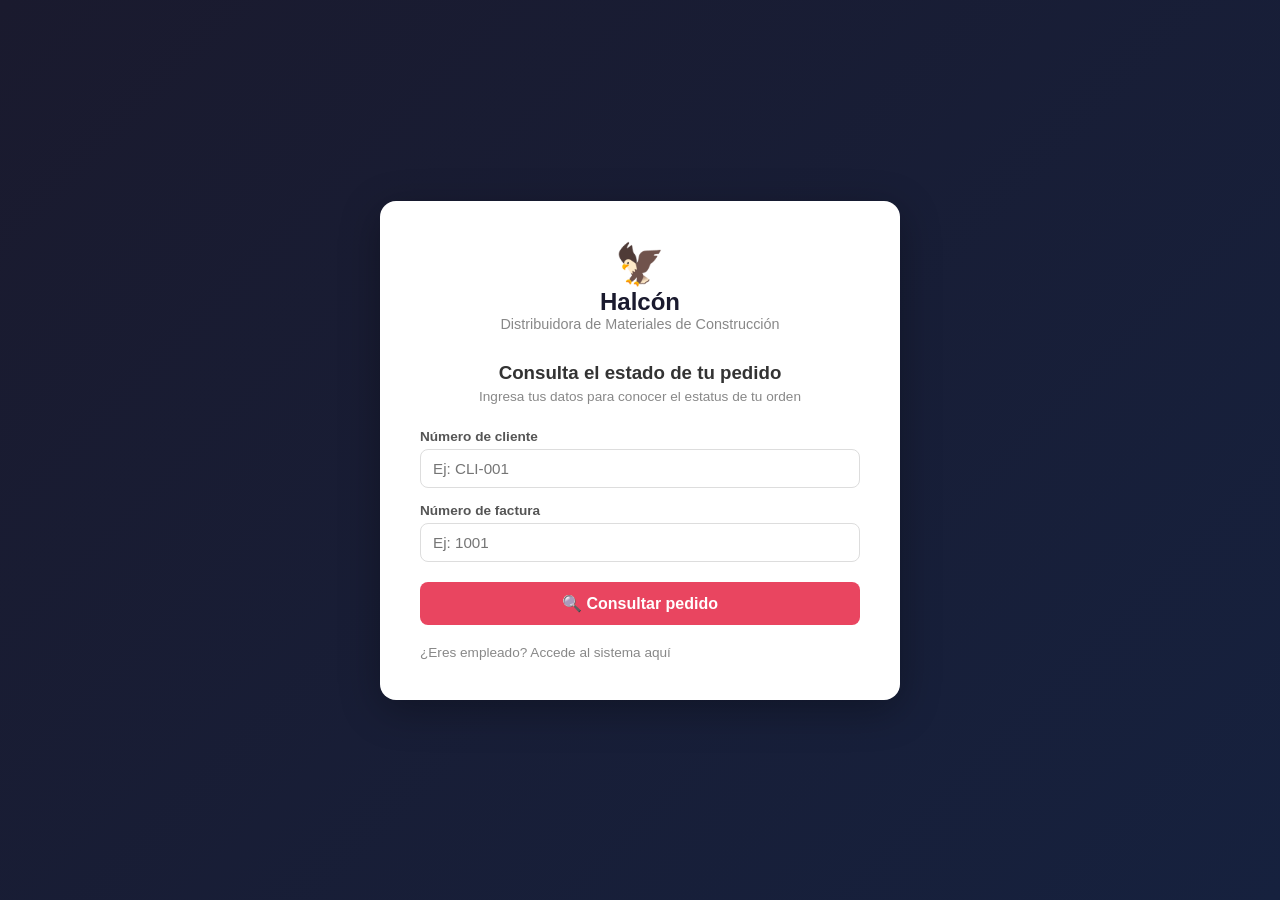
<file: halcon/index.html>
<!DOCTYPE html>
<html lang="es">
<head>
  <meta charset="UTF-8">
  <meta name="viewport" content="width=device-width, initial-scale=1.0">
  <title>Halcón — Consulta tu Pedido</title>
  <link rel="stylesheet" href="css/styles.css">
</head>
<body class="login-page">

  <div class="consulta-card">

    <div style="text-align:center; margin-bottom:30px;">
      <h1 style="font-size:2.5rem;">🦅</h1>
      <h2 style="color:#1a1a2e;">Halcón</h2>
      <p style="color:#888; font-size:0.9rem;">Distribuidora de Materiales de Construcción</p>
    </div>

    <h3 style="margin-bottom:5px; text-align:center;">Consulta el estado de tu pedido</h3>
    <p style="color:#888; font-size:0.85rem; text-align:center; margin-bottom:25px;">
      Ingresa tus datos para conocer el estatus de tu orden
    </p>

    <div id="error-msg" class="error-msg hidden">
      No se encontró ningún pedido con esos datos. Verifica tu número de cliente y factura.
    </div>

    <div class="form-group">
      <label>Número de cliente</label>
      <input type="text" id="numeroCliente" placeholder="Ej: CLI-001">
    </div>

    <div class="form-group">
      <label>Número de factura</label>
      <input type="text" id="numeroFactura" placeholder="Ej: 1001">
    </div>

    <button onclick="consultarPedido()">🔍 Consultar pedido</button>

    <a href="login.html" class="link-consulta">
      ¿Eres empleado? Accede al sistema aquí
    </a>

    <!-- RESULTADO DE LA CONSULTA -->
    <div id="resultado" class="hidden">

      <div style="border-top: 2px solid #f0f2f5; margin: 25px 0;"></div>

      <h4 style="margin-bottom:15px;">📦 Información de tu pedido</h4>

      <div class="resultado-grid">
        <div class="resultado-item">
          <span class="resultado-label">Factura #</span>
          <span id="res-factura" class="resultado-valor"></span>
        </div>
        <div class="resultado-item">
          <span class="resultado-label">Cliente</span>
          <span id="res-cliente" class="resultado-valor"></span>
        </div>
        <div class="resultado-item">
          <span class="resultado-label">Fecha del pedido</span>
          <span id="res-fecha" class="resultado-valor"></span>
        </div>
        <div class="resultado-item">
          <span class="resultado-label">Dirección de entrega</span>
          <span id="res-direccion" class="resultado-valor"></span>
        </div>
      </div>

      <!-- ESTADO VISUAL -->
      <div style="text-align:center; margin: 25px 0;">
        <p style="color:#888; font-size:0.85rem; margin-bottom:10px;">Estado actual</p>
        <span id="res-badge" class="badge" style="font-size:1.1rem; padding:10px 24px;"></span>
      </div>

      <!-- LÍNEA DE TIEMPO DEL PEDIDO -->
      <div id="timeline" style="margin: 20px 0;"></div>

      <!-- FOTO DE ENTREGA (solo si está entregado) -->
      <div id="seccion-foto-entrega" class="hidden">
        <div style="border-top: 2px solid #f0f2f5; margin: 20px 0;"></div>
        <h4 style="margin-bottom:15px; color:#155724;">
          ✅ Evidencia de entrega
        </h4>
        <p style="color:#888; font-size:0.85rem; margin-bottom:10px;">
          Tu pedido fue entregado. Aquí está la fotografía como evidencia:
        </p>
        <img id="foto-evidencia"
          style="width:100%; border-radius:10px; box-shadow:0 4px 15px rgba(0,0,0,0.1);">
      </div>

    </div>

  </div>

  <script src="js/data.js"></script>
  <script>

    // Permite buscar con Enter
    document.addEventListener('keypress', function(e) {
      if (e.key === 'Enter') consultarPedido();
    });

    function consultarPedido() {
      const numeroCliente = document.getElementById('numeroCliente').value.trim();
      const numeroFactura = document.getElementById('numeroFactura').value.trim();
      const errorEl       = document.getElementById('error-msg');
      const resultadoEl   = document.getElementById('resultado');

      // Ocultamos resultados anteriores
      resultadoEl.classList.add('hidden');
      errorEl.classList.add('hidden');

      if (!numeroCliente || !numeroFactura) {
        errorEl.textContent = '⚠️ Por favor ingresa ambos datos para consultar.';
        errorEl.classList.remove('hidden');
        return;
      }

      // Buscamos el pedido
      const pedidos = getPedidos();
      const pedido = pedidos.find(p =>
        p.numeroCliente.toLowerCase() === numeroCliente.toLowerCase() &&
        String(p.factura) === String(numeroFactura) &&
        !p.eliminado
      );

      if (!pedido) {
        errorEl.textContent =
          'No se encontró ningún pedido con esos datos. Verifica tu número de cliente y factura.';
        errorEl.classList.remove('hidden');
        return;
      }

      // Mostramos el resultado
      mostrarResultado(pedido);
    }

    function mostrarResultado(p) {
      const resultadoEl = document.getElementById('resultado');

      document.getElementById('res-factura').textContent  = `#${p.factura}`;
      document.getElementById('res-cliente').textContent  = p.nombreCliente;
      document.getElementById('res-fecha').textContent    = formatearFecha(p.fecha);
      document.getElementById('res-direccion').textContent = p.direccionEntrega;

      const badge = document.getElementById('res-badge');
      badge.textContent = p.estado;
      badge.className = `badge ${getBadgeClase(p.estado)}`;

      // Timeline de estados
      renderTimeline(p);

      // Foto de entrega solo si está entregado
      const seccionFoto = document.getElementById('seccion-foto-entrega');
      if (p.estado === 'Entregado' && p.fotoEntrega) {
        document.getElementById('foto-evidencia').src = p.fotoEntrega;
        seccionFoto.classList.remove('hidden');
      } else {
        seccionFoto.classList.add('hidden');
      }

      resultadoEl.classList.remove('hidden');
    }

    function renderTimeline(p) {
      const pasos = ['Ordenado', 'En proceso', 'En ruta', 'Entregado'];
      const estadoActual = p.estado;
      const indexActual  = pasos.indexOf(estadoActual);
      const timeline     = document.getElementById('timeline');

      timeline.innerHTML = `
        <p style="color:#888; font-size:0.85rem; margin-bottom:12px;">
          Progreso del pedido
        </p>
        <div class="timeline-pasos">
          ${pasos.map((paso, i) => {
            let clase = 'paso-pendiente';
            if (i < indexActual)  clase = 'paso-completado';
            if (i === indexActual) clase = 'paso-actual';
            return `
              <div class="timeline-paso ${clase}">
                <div class="paso-circulo">${i < indexActual ? '✓' : i + 1}</div>
                <div class="paso-label">${paso}</div>
              </div>
              ${i < pasos.length - 1 ? `<div class="paso-linea ${i < indexActual ? 'linea-completa' : ''}"></div>` : ''}
            `;
          }).join('')}
        </div>
      `;
    }

    function formatearFecha(fechaISO) {
      const d = new Date(fechaISO);
      return d.toLocaleDateString('es-MX', {
        day: '2-digit', month: 'long', year: 'numeric',
        hour: '2-digit', minute: '2-digit'
      });
    }

    function getBadgeClase(estado) {
      const clases = {
        'Ordenado':   'badge-ordenado',
        'En proceso': 'badge-proceso',
        'En ruta':    'badge-ruta',
        'Entregado':  'badge-entregado'
      };
      return clases[estado] || '';
    }

  </script>
</body>
</html>
</file>
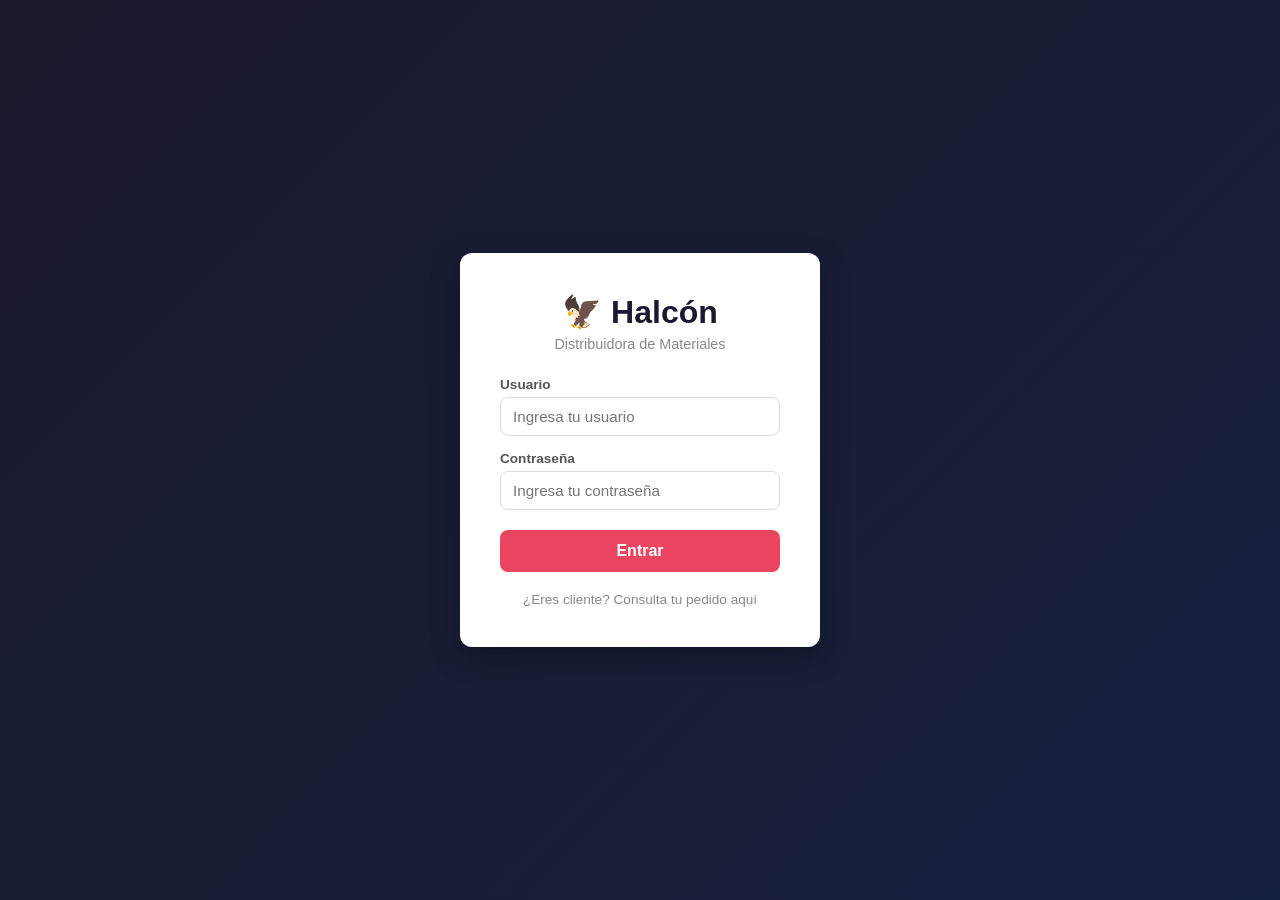
<file: halcon/login.html>
<!DOCTYPE html>
<html lang="es">
<head>
  <meta charset="UTF-8">
  <meta name="viewport" content="width=device-width, initial-scale=1.0">
  <title>Halcón — Acceso al Sistema</title>
  <link rel="stylesheet" href="css/styles.css">
</head>
<body class="login-page">

  <div class="login-card">
    <h1>🦅 Halcón</h1>
    <p class="subtitle">Distribuidora de Materiales</p>

    <div id="error-msg" class="error-msg hidden">
      Usuario o contraseña incorrectos
    </div>

    <div class="form-group">
      <label for="usuario">Usuario</label>
      <input type="text" id="usuario" placeholder="Ingresa tu usuario">
    </div>

    <div class="form-group">
      <label for="password">Contraseña</label>
      <input type="password" id="password" placeholder="Ingresa tu contraseña">
    </div>

    <button onclick="iniciarSesion()">Entrar</button>

    <a href="index.html" class="link-consulta">
      ¿Eres cliente? Consulta tu pedido aquí
    </a>
  </div>

  <script src="js/data.js"></script>
  <script src="js/auth.js"></script>
</body>
</html>
</file>
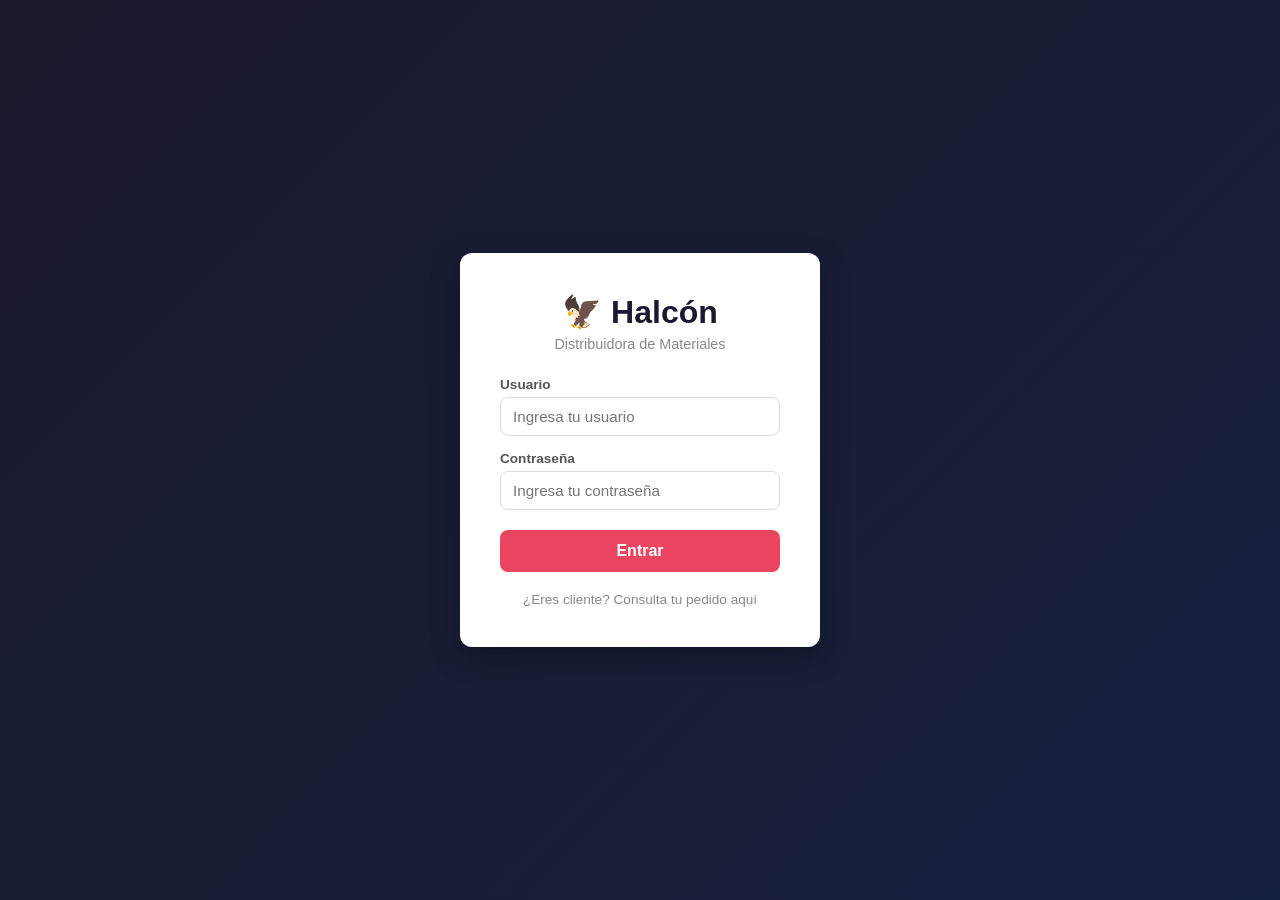
<file: halcon/dashboard/dashboard.html>
<!DOCTYPE html>
<html lang="es">
<head>
  <meta charset="UTF-8">
  <meta name="viewport" content="width=device-width, initial-scale=1.0">
  <title>Halcón — Dashboard</title>
  <link rel="stylesheet" href="../css/styles.css">
</head>
<body>

  <!-- BARRA DE NAVEGACIÓN -->
  <nav class="navbar">
    <h2>🦅 Halcón — Panel Administrativo</h2>
    <div style="display:flex; align-items:center; gap:15px;">
      <span id="nombre-usuario"></span>
      <button onclick="cerrarSesion()" style="width:auto; padding:8px 16px;">
        Cerrar sesión
      </button>
    </div>
  </nav>

  <div class="contenedor">
    <div id="mensaje-exito" class="success-msg hidden"></div>

    <!-- BOTONES DE ACCIÓN SUPERIORES -->
    <div style="display:flex; justify-content:space-between; align-items:center; margin-bottom:20px; flex-wrap:wrap; gap:10px;">
      <h3>Pedidos activos</h3>
      <div style="display:flex; gap:10px; flex-wrap:wrap;">
        <!-- Solo ventas y admin pueden crear pedidos -->
        <button id="btn-nuevo" onclick="window.location.href='nuevo-pedido.html'"
          style="width:auto; padding:10px 20px;">
          + Nuevo pedido
        </button>
        <!-- Solo admin puede gestionar usuarios -->
        <button id="btn-usuarios" onclick="window.location.href='usuarios.html'"
          style="width:auto; padding:10px 20px; background:#1a1a2e;">
          👥 Usuarios
        </button>
        <button onclick="window.location.href='eliminados.html'"
          style="width:auto; padding:10px 20px;" class="btn-secundario">
          🗑️ Eliminados
        </button>
      </div>
    </div>

    <!-- FILTROS DE BÚSQUEDA -->
    <div class="card" style="margin-bottom:20px;">
      <div style="display:grid; grid-template-columns: repeat(auto-fit, minmax(180px, 1fr)); gap:15px;">
        <div class="form-group" style="margin:0;">
          <label>Número de Factura</label>
          <input type="text" id="filtro-factura" placeholder="Ej: 1001" oninput="filtrarPedidos()">
        </div>
        <div class="form-group" style="margin:0;">
          <label>Número de Cliente</label>
          <input type="text" id="filtro-cliente" placeholder="Ej: CLI-001" oninput="filtrarPedidos()">
        </div>
        <div class="form-group" style="margin:0;">
          <label>Fecha</label>
          <input type="date" id="filtro-fecha" oninput="filtrarPedidos()">
        </div>
        <div class="form-group" style="margin:0;">
          <label>Estado</label>
          <select id="filtro-estado" onchange="filtrarPedidos()">
            <option value="">Todos</option>
            <option value="Ordenado">Ordenado</option>
            <option value="En proceso">En proceso</option>
            <option value="En ruta">En ruta</option>
            <option value="Entregado">Entregado</option>
          </select>
        </div>
        <div class="form-group" style="margin:0; display:flex; align-items:flex-end;">
          <button onclick="limpiarFiltros()" class="btn-secundario"
            style="width:100%; padding:10px;">
            Limpiar filtros
          </button>
        </div>
      </div>
    </div>

    <!-- TABLA DE PEDIDOS -->
    <div class="card">
      <div id="sin-pedidos" class="hidden" style="text-align:center; padding:40px; color:#888;">
        <p style="font-size:2rem;">📦</p>
        <p>No hay pedidos que mostrar</p>
      </div>
      <div style="overflow-x:auto;">
        <table id="tabla-pedidos">
          <thead>
            <tr>
              <th>Factura #</th>
              <th>Cliente</th>
              <th>N° Cliente</th>
              <th>Fecha</th>
              <th>Estado</th>
              <th>Acciones</th>
            </tr>
          </thead>
          <tbody id="cuerpo-tabla">
            <!-- Se llena con JavaScript -->
          </tbody>
        </table>
      </div>
    </div>

  </div>

  <script src="../js/data.js"></script>
  <script src="../js/auth.js"></script>
  <script src="../js/pedidos.js"></script>
  <script src="../js/dashboard.js"></script>
</body>
</html>
</file>
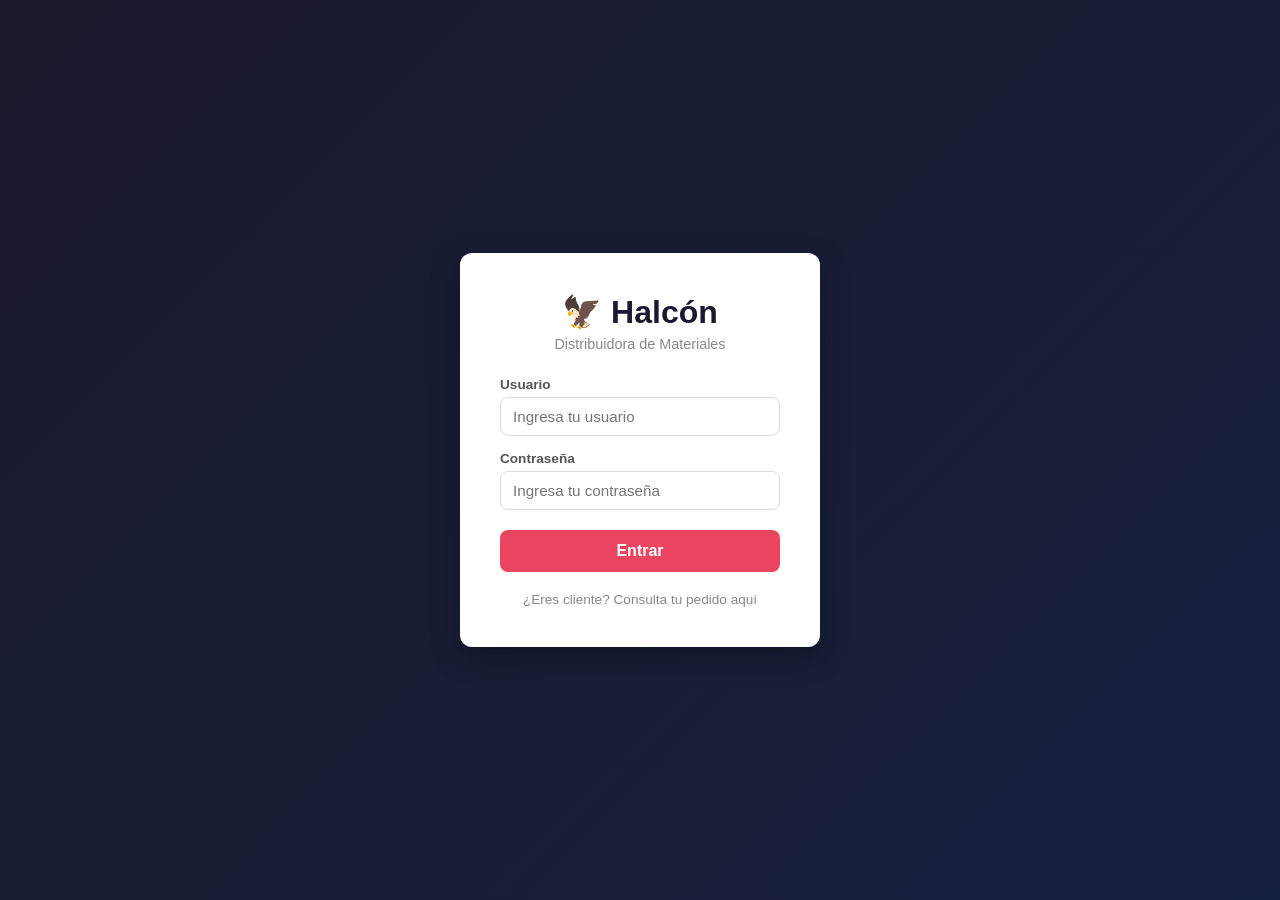
<file: halcon/dashboard/eliminados.html>
<!DOCTYPE html>
<html lang="es">
<head>
  <meta charset="UTF-8">
  <meta name="viewport" content="width=device-width, initial-scale=1.0">
  <title>Halcón — Pedidos Eliminados</title>
  <link rel="stylesheet" href="../css/styles.css">
</head>
<body>

  <nav class="navbar">
    <h2>🦅 Halcón — Pedidos Eliminados</h2>
    <div style="display:flex; align-items:center; gap:15px;">
      <span id="nombre-usuario"></span>
      <button onclick="window.location.href='dashboard.html'"
        style="width:auto; padding:8px 16px; background:#6c757d;">
        ← Volver
      </button>
    </div>
  </nav>

  <div class="contenedor">

    <div id="mensaje-exito" class="success-msg hidden"></div>

    <div class="card">
      <h3 style="margin-bottom:20px;">🗑️ Papelera de pedidos</h3>

      <div id="sin-eliminados" class="hidden"
        style="text-align:center; padding:40px; color:#888;">
        <p style="font-size:2rem;">✅</p>
        <p>No hay pedidos eliminados</p>
      </div>

      <div style="overflow-x:auto;">
        <table id="tabla-eliminados">
          <thead>
            <tr>
              <th>Factura #</th>
              <th>Cliente</th>
              <th>N° Cliente</th>
              <th>Fecha</th>
              <th>Estado</th>
              <th>Acciones</th>
            </tr>
          </thead>
          <tbody id="cuerpo-tabla"></tbody>
        </table>
      </div>
    </div>

  </div>

  <script src="../js/data.js"></script>
  <script src="../js/auth.js"></script>
  <script src="../js/pedidos.js"></script>
  <script>

    document.addEventListener('DOMContentLoaded', function () {
      requiereLogin();
      const sesion = getSesion();
      document.getElementById('nombre-usuario').textContent =
        `👤 ${sesion.nombre} (${sesion.rol})`;
      renderTablaEliminados();
    });

    function renderTablaEliminados() {
      const eliminados = getPedidos().filter(p => p.eliminado);
      const tbody = document.getElementById('cuerpo-tabla');
      const sinEl = document.getElementById('sin-eliminados');
      const tabla = document.getElementById('tabla-eliminados');

      tbody.innerHTML = '';

      if (eliminados.length === 0) {
        sinEl.classList.remove('hidden');
        tabla.style.display = 'none';
        return;
      }

      sinEl.classList.add('hidden');
      tabla.style.display = 'table';

      eliminados.forEach(p => {
        const tr = document.createElement('tr');
        tr.innerHTML = `
          <td><strong>#${p.factura}</strong></td>
          <td>${p.nombreCliente}</td>
          <td>${p.numeroCliente}</td>
          <td>${formatearFecha(p.fecha)}</td>
          <td><span class="badge ${getBadgeClase(p.estado)}">${p.estado}</span></td>
          <td style="display:flex; gap:8px;">
            <button onclick="window.location.href='pedido-detalle.html?id=${p.id}'"
              style="width:auto; padding:6px 12px; font-size:0.85rem;
              background:#1a1a2e;">
              ✏️ Editar
            </button>
            <button onclick="restaurar(${p.id})"
              style="width:auto; padding:6px 12px; font-size:0.85rem;"
              class="btn-verde">
              ♻️ Restaurar
            </button>
          </td>
        `;
        tbody.appendChild(tr);
      });
    }

    function restaurar(id) {
      if (!confirm('¿Restaurar este pedido a la lista principal?')) return;
      restaurarPedido(id);
      const el = document.getElementById('mensaje-exito');
      el.textContent = '♻️ Pedido restaurado correctamente';
      el.classList.remove('hidden');
      setTimeout(() => el.classList.add('hidden'), 3000);
      renderTablaEliminados();
    }

    function formatearFecha(fechaISO) {
      const d = new Date(fechaISO);
      return d.toLocaleDateString('es-MX', {
        day: '2-digit', month: 'short', year: 'numeric',
        hour: '2-digit', minute: '2-digit'
      });
    }

    function getBadgeClase(estado) {
      const clases = {
        'Ordenado':   'badge-ordenado',
        'En proceso': 'badge-proceso',
        'En ruta':    'badge-ruta',
        'Entregado':  'badge-entregado'
      };
      return clases[estado] || '';
    }

  </script>
</body>
</html>
</file>
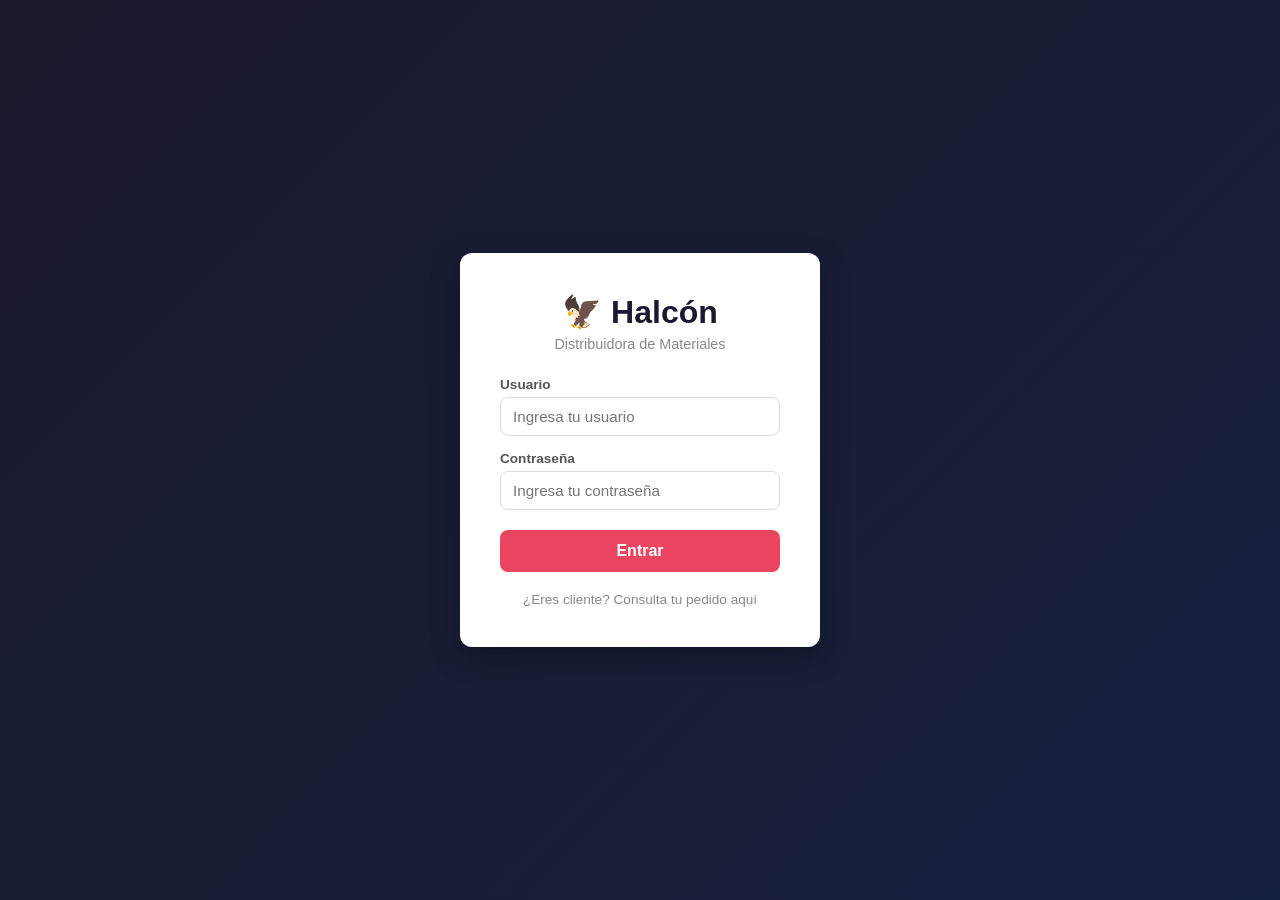
<file: halcon/dashboard/nuevo-pedido.html>
<!DOCTYPE html>
<html lang="es">
<head>
  <meta charset="UTF-8">
  <meta name="viewport" content="width=device-width, initial-scale=1.0">
  <title>Halcón — Nuevo Pedido</title>
  <link rel="stylesheet" href="../css/styles.css">
</head>
<body>

  <nav class="navbar">
    <h2>🦅 Halcón — Nuevo Pedido</h2>
    <div style="display:flex; align-items:center; gap:15px;">
      <span id="nombre-usuario"></span>
      <button onclick="window.location.href='dashboard.html'"
        style="width:auto; padding:8px 16px; background:#6c757d;">
        ← Volver
      </button>
    </div>
  </nav>

  <div class="contenedor">
    <div class="card">
      <h3 style="margin-bottom:25px;">📋 Datos del nuevo pedido</h3>

      <!-- SECCIÓN 1: DATOS DEL CLIENTE -->
      <p class="seccion-titulo">👤 Información del cliente</p>

      <div class="form-grid">
        <div class="form-group">
          <label>Número de cliente *</label>
          <input type="text" id="numeroCliente" placeholder="Ej: CLI-001">
        </div>
        <div class="form-group">
          <label>Nombre / Razón social *</label>
          <input type="text" id="nombreCliente" placeholder="Nombre completo o empresa">
        </div>
      </div>

      <!-- SECCIÓN 2: DATOS FISCALES -->
      <p class="seccion-titulo" style="margin-top:20px;">🧾 Datos fiscales</p>

      <div class="form-grid">
        <div class="form-group">
          <label>RFC *</label>
          <input type="text" id="rfc" placeholder="Ej: XAXX010101000" maxlength="13">
        </div>
        <div class="form-group">
          <label>Razón social fiscal *</label>
          <input type="text" id="razonSocial" placeholder="Nombre para la factura">
        </div>
        <div class="form-group">
          <label>Uso de CFDI</label>
          <select id="usoCFDI">
            <option value="G01">G01 - Adquisición de mercancias</option>
            <option value="G03">G03 - Gastos en general</option>
            <option value="P01">P01 - Por definir</option>
            <option value="S01">S01 - Sin efectos fiscales</option>
          </select>
        </div>
        <div class="form-group">
          <label>Dirección fiscal</label>
          <input type="text" id="direccionFiscal" placeholder="Calle, número, colonia, CP">
        </div>
      </div>

      <!-- SECCIÓN 3: ENTREGA -->
      <p class="seccion-titulo" style="margin-top:20px;">🚚 Datos de entrega</p>

      <div class="form-group">
        <label>Dirección de entrega *</label>
        <input type="text" id="direccionEntrega"
          placeholder="Dirección donde se entregará el pedido">
      </div>

      <div class="form-group">
        <label>Notas o información adicional</label>
        <textarea id="notas" rows="3"
          placeholder="Referencias, instrucciones especiales, contacto en obra..."></textarea>
      </div>

      <!-- MENSAJE DE ERROR -->
      <div id="error-msg" class="error-msg hidden"></div>

      <!-- BOTONES -->
      <div style="display:flex; gap:10px; margin-top:10px;">
        <button onclick="guardarPedido()" class="btn-verde">
          ✅ Guardar pedido
        </button>
        <button onclick="window.location.href='dashboard.html'" class="btn-secundario">
          Cancelar
        </button>
      </div>

    </div>
  </div>

  <script src="../js/data.js"></script>
  <script src="../js/auth.js"></script>
  <script src="../js/pedidos.js"></script>
  <script>

    document.addEventListener('DOMContentLoaded', function () {
      // Solo ventas y admin pueden acceder
      requiereLogin();
      if (!tieneRol('admin', 'ventas')) {
        alert('No tienes permiso para crear pedidos.');
        window.location.href = 'dashboard.html';
        return;
      }
      const sesion = getSesion();
      document.getElementById('nombre-usuario').textContent =
        `👤 ${sesion.nombre} (${sesion.rol})`;
    });

    function guardarPedido() {
      // Leemos todos los campos
      const numeroCliente    = document.getElementById('numeroCliente').value.trim();
      const nombreCliente    = document.getElementById('nombreCliente').value.trim();
      const rfc              = document.getElementById('rfc').value.trim();
      const razonSocial      = document.getElementById('razonSocial').value.trim();
      const usoCFDI          = document.getElementById('usoCFDI').value;
      const direccionFiscal  = document.getElementById('direccionFiscal').value.trim();
      const direccionEntrega = document.getElementById('direccionEntrega').value.trim();
      const notas            = document.getElementById('notas').value.trim();

      // Validamos campos obligatorios
      const errorEl = document.getElementById('error-msg');
      if (!numeroCliente || !nombreCliente || !rfc || !razonSocial || !direccionEntrega) {
        errorEl.textContent = '⚠️ Por favor completa todos los campos obligatorios (*)';
        errorEl.classList.remove('hidden');
        return;
      }

      errorEl.classList.add('hidden');

      // Creamos el pedido
      crearPedido({
        numeroCliente,
        nombreCliente,
        rfc,
        razonSocial,
        usoCFDI,
        direccionFiscal,
        direccionEntrega,
        notas
      });

      // Regresamos al dashboard con mensaje de éxito
      sessionStorage.setItem('mensaje', '✅ Pedido creado exitosamente');
      window.location.href = 'dashboard.html';
    }

  </script>
</body>
</html>
</file>
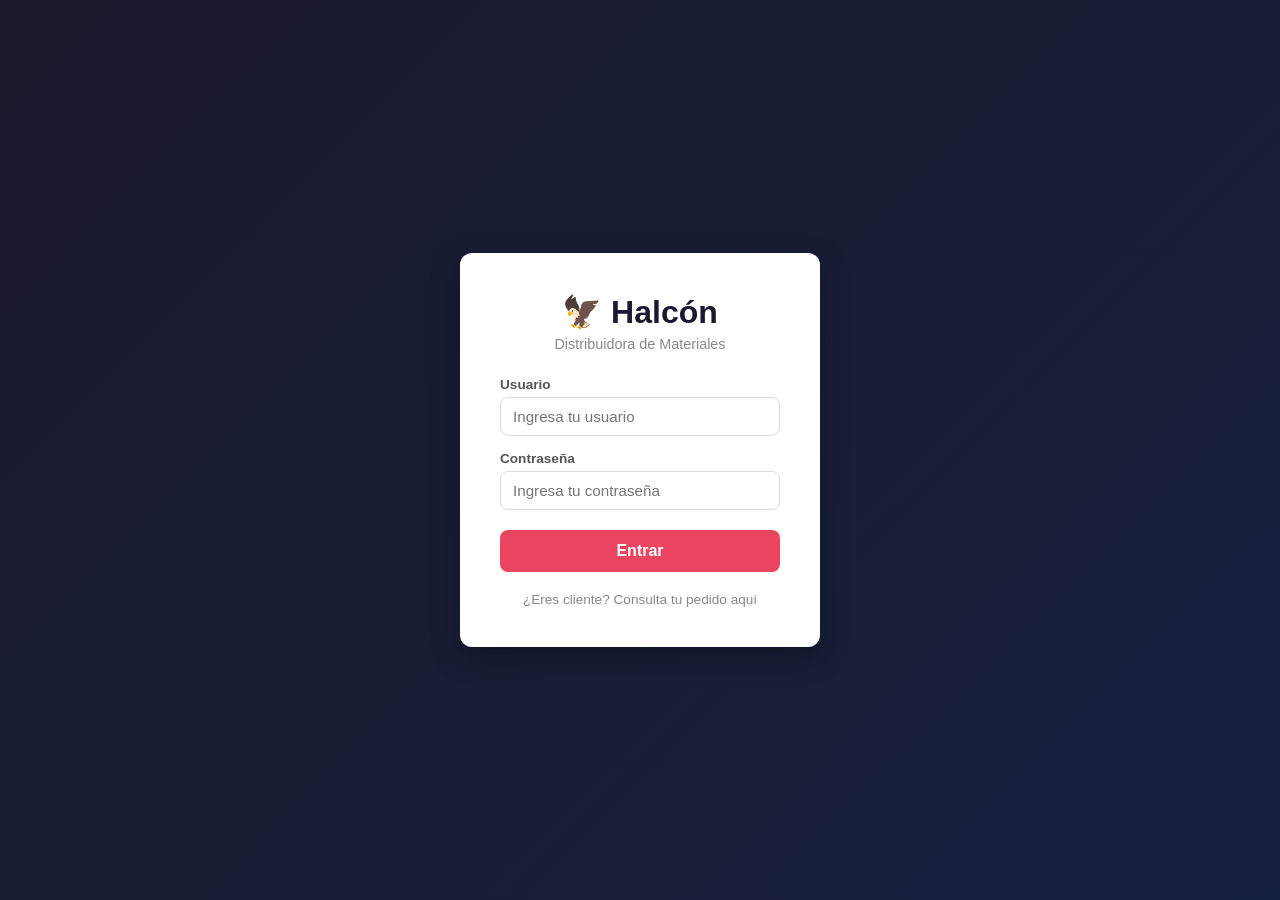
<file: halcon/dashboard/pedido-detalle.html>
<!DOCTYPE html>
<html lang="es">
<head>
  <meta charset="UTF-8">
  <meta name="viewport" content="width=device-width, initial-scale=1.0">
  <title>Halcón — Detalle del Pedido</title>
  <link rel="stylesheet" href="../css/styles.css">
</head>
<body>

  <nav class="navbar">
    <h2>🦅 Halcón — Detalle del Pedido</h2>
    <div style="display:flex; align-items:center; gap:15px;">
      <span id="nombre-usuario"></span>
      <button onclick="window.location.href='dashboard.html'"
        style="width:auto; padding:8px 16px; background:#6c757d;">
        ← Volver
      </button>
    </div>
  </nav>

  <div class="contenedor">

    <!-- ENCABEZADO DEL PEDIDO -->
    <div class="card" style="display:flex; justify-content:space-between;
      align-items:center; flex-wrap:wrap; gap:15px;">
      <div>
        <h2 id="titulo-pedido">Pedido #</h2>
        <p id="fecha-pedido" style="color:#888; font-size:0.9rem;"></p>
      </div>
      <div style="display:flex; align-items:center; gap:15px; flex-wrap:wrap;">
        <span id="badge-estado" class="badge" style="font-size:1rem; padding:8px 18px;"></span>
        <!-- Solo admin y ventas pueden eliminar -->
        <button id="btn-eliminar" onclick="eliminarEstePedido()"
          style="width:auto; padding:8px 16px; background:#dc3545;">
          🗑️ Eliminar
        </button>
      </div>
    </div>

    <!-- CAMBIO DE ESTADO (según rol) -->
    <div id="seccion-estado" class="card hidden">
      <h4 style="margin-bottom:15px;">🔄 Cambiar estado del pedido</h4>
      <div style="display:flex; gap:10px; flex-wrap:wrap;" id="botones-estado">
        <!-- Se generan dinámicamente según el rol -->
      </div>
    </div>

    <!-- FOTOS (solo Ruta) -->
    <div id="seccion-fotos" class="card hidden">
      <h4 style="margin-bottom:15px;">📷 Evidencias fotográficas</h4>
      <div class="form-grid">

        <div>
          <p style="font-weight:600; margin-bottom:8px;">Foto: Unidad cargada</p>
          <div id="preview-cargada" class="foto-preview hidden"></div>
          <input type="file" id="foto-cargada" accept="image/*"
            onchange="previsualizarFoto(this, 'preview-cargada')"
            style="margin-bottom:8px;">
          <button onclick="subirFoto('fotoUnidadCargada', 'foto-cargada')"
            style="width:auto; padding:8px 16px;" class="btn-verde">
            Subir foto de carga
          </button>
        </div>

        <div>
          <p style="font-weight:600; margin-bottom:8px;">Foto: Entrega al cliente</p>
          <div id="preview-entrega" class="foto-preview hidden"></div>
          <input type="file" id="foto-entrega" accept="image/*"
            onchange="previsualizarFoto(this, 'preview-entrega')"
            style="margin-bottom:8px;">
          <button onclick="subirFoto('fotoEntrega', 'foto-entrega')"
            style="width:auto; padding:8px 16px;" class="btn-verde">
            Subir foto de entrega
          </button>
        </div>

      </div>
    </div>

    <!-- DATOS DEL PEDIDO (editables) -->
    <div class="card">
      <div style="display:flex; justify-content:space-between;
        align-items:center; margin-bottom:20px;">
        <h4>📋 Datos del pedido</h4>
        <div style="display:flex; gap:10px;">
          <button id="btn-editar" onclick="activarEdicion()"
            style="width:auto; padding:8px 16px; background:#1a1a2e;">
            ✏️ Editar
          </button>
          <button id="btn-guardar" onclick="guardarCambios()"
            class="btn-verde hidden" style="width:auto; padding:8px 16px;">
            💾 Guardar cambios
          </button>
          <button id="btn-cancelar" onclick="cancelarEdicion()"
            class="btn-secundario hidden" style="width:auto; padding:8px 16px;">
            Cancelar
          </button>
        </div>
      </div>

      <p class="seccion-titulo">👤 Información del cliente</p>
      <div class="form-grid">
        <div class="form-group">
          <label>Número de cliente</label>
          <input type="text" id="numeroCliente" disabled>
        </div>
        <div class="form-group">
          <label>Nombre / Razón social</label>
          <input type="text" id="nombreCliente" disabled>
        </div>
      </div>

      <p class="seccion-titulo" style="margin-top:20px;">🧾 Datos fiscales</p>
      <div class="form-grid">
        <div class="form-group">
          <label>RFC</label>
          <input type="text" id="rfc" disabled>
        </div>
        <div class="form-group">
          <label>Razón social fiscal</label>
          <input type="text" id="razonSocial" disabled>
        </div>
        <div class="form-group">
          <label>Uso de CFDI</label>
          <select id="usoCFDI" disabled>
            <option value="G01">G01 - Adquisición de mercancias</option>
            <option value="G03">G03 - Gastos en general</option>
            <option value="P01">P01 - Por definir</option>
            <option value="S01">S01 - Sin efectos fiscales</option>
          </select>
        </div>
        <div class="form-group">
          <label>Dirección fiscal</label>
          <input type="text" id="direccionFiscal" disabled>
        </div>
      </div>

      <p class="seccion-titulo" style="margin-top:20px;">🚚 Entrega</p>
      <div class="form-group">
        <label>Dirección de entrega</label>
        <input type="text" id="direccionEntrega" disabled>
      </div>
      <div class="form-group">
        <label>Notas</label>
        <textarea id="notas" rows="3" disabled></textarea>
      </div>

    </div>

    <!-- HISTORIAL DE ESTADOS -->
    <div class="card">
      <h4 style="margin-bottom:15px;">📜 Historial del pedido</h4>
      <div id="historial-lista"></div>
    </div>

  </div>

  <script src="../js/data.js"></script>
  <script src="../js/auth.js"></script>
  <script src="../js/pedidos.js"></script>
  <script>

    let pedidoActual = null;

    document.addEventListener('DOMContentLoaded', function () {
      requiereLogin();
      const sesion = getSesion();
      document.getElementById('nombre-usuario').textContent =
        `👤 ${sesion.nombre} (${sesion.rol})`;

      // Obtenemos el ID del pedido desde la URL
      const params = new URLSearchParams(window.location.search);
      const id = parseInt(params.get('id'));

      pedidoActual = getPedidoById(id);
      if (!pedidoActual) {
        alert('Pedido no encontrado');
        window.location.href = 'dashboard.html';
        return;
      }

      cargarDatosPedido();
      configurarPorRol();
    });

    // Llena todos los campos con los datos del pedido
    function cargarDatosPedido() {
      const p = pedidoActual;

      document.getElementById('titulo-pedido').textContent = `Pedido #${p.factura}`;
      document.getElementById('fecha-pedido').textContent =
        `Registrado el ${formatearFecha(p.fecha)}`;

      const badge = document.getElementById('badge-estado');
      badge.textContent = p.estado;
      badge.className = `badge ${getBadgeClase(p.estado)}`;

      document.getElementById('numeroCliente').value    = p.numeroCliente || '';
      document.getElementById('nombreCliente').value    = p.nombreCliente || '';
      document.getElementById('rfc').value              = p.rfc || '';
      document.getElementById('razonSocial').value      = p.razonSocial || '';
      document.getElementById('usoCFDI').value          = p.usoCFDI || 'G01';
      document.getElementById('direccionFiscal').value  = p.direccionFiscal || '';
      document.getElementById('direccionEntrega').value = p.direccionEntrega || '';
      document.getElementById('notas').value            = p.notas || '';

      renderHistorial();
      cargarFotosExistentes();
    }

    // Configura botones y secciones visibles según el rol
    function configurarPorRol() {
      const sesion = getSesion();
      const rol = sesion.rol;
      const estado = pedidoActual.estado;
      const seccionEstado = document.getElementById('seccion-estado');
      const botonesEstado = document.getElementById('botones-estado');

      // Quién puede cambiar a qué estado
      const transiciones = {
        'almacen': {
          'Ordenado':   [{ label: '🔄 Marcar En proceso', estado: 'En proceso' }],
          'En proceso': [{ label: '🚚 Marcar En ruta',    estado: 'En ruta'    }]
        },
        'ruta': {
          'En ruta': [{ label: '✅ Marcar Entregado', estado: 'Entregado' }]
        },
        'admin': {
          'Ordenado':   [{ label: '🔄 Marcar En proceso', estado: 'En proceso' }],
          'En proceso': [{ label: '🚚 Marcar En ruta',    estado: 'En ruta'    }],
          'En ruta':    [{ label: '✅ Marcar Entregado',  estado: 'Entregado'  }]
        }
      };

      const posibles = transiciones[rol]?.[estado];
      if (posibles && posibles.length > 0) {
        seccionEstado.classList.remove('hidden');
        botonesEstado.innerHTML = '';
        posibles.forEach(t => {
          const btn = document.createElement('button');
          btn.textContent = t.label;
          btn.style.cssText = 'width:auto; padding:10px 20px;';
          btn.onclick = () => cambiarEstado(t.estado);
          botonesEstado.appendChild(btn);
        });
      }

      // Sección de fotos: solo rol Ruta
      if (tieneRol('ruta', 'admin')) {
        document.getElementById('seccion-fotos').classList.remove('hidden');
      }

      // Botón eliminar: solo admin y ventas
      if (!tieneRol('admin', 'ventas')) {
        document.getElementById('btn-eliminar').classList.add('hidden');
      }

      // Botón editar: solo admin y ventas
      if (!tieneRol('admin', 'ventas')) {
        document.getElementById('btn-editar').classList.add('hidden');
      }
    }

    // Cambia el estado del pedido
    function cambiarEstado(nuevoEstado) {
      if (!confirm(`¿Cambiar el estado a "${nuevoEstado}"?`)) return;
      pedidoActual = actualizarPedido(pedidoActual.id, { estado: nuevoEstado });
      cargarDatosPedido();
      configurarPorRol();
      mostrarMensaje('✅ Estado actualizado correctamente');
    }

    // Activa modo edición en los campos
    function activarEdicion() {
      const campos = ['numeroCliente','nombreCliente','rfc','razonSocial',
                      'usoCFDI','direccionFiscal','direccionEntrega','notas'];
      campos.forEach(id => {
        document.getElementById(id).disabled = false;
      });
      document.getElementById('btn-editar').classList.add('hidden');
      document.getElementById('btn-guardar').classList.remove('hidden');
      document.getElementById('btn-cancelar').classList.remove('hidden');
    }

    // Cancela la edición y restaura los datos originales
    function cancelarEdicion() {
      cargarDatosPedido();
      desactivarEdicion();
    }

    function desactivarEdicion() {
      const campos = ['numeroCliente','nombreCliente','rfc','razonSocial',
                      'usoCFDI','direccionFiscal','direccionEntrega','notas'];
      campos.forEach(id => document.getElementById(id).disabled = true);
      document.getElementById('btn-editar').classList.remove('hidden');
      document.getElementById('btn-guardar').classList.add('hidden');
      document.getElementById('btn-cancelar').classList.add('hidden');
    }

    // Guarda los cambios editados
    function guardarCambios() {
      const cambios = {
        numeroCliente:    document.getElementById('numeroCliente').value.trim(),
        nombreCliente:    document.getElementById('nombreCliente').value.trim(),
        rfc:              document.getElementById('rfc').value.trim(),
        razonSocial:      document.getElementById('razonSocial').value.trim(),
        usoCFDI:          document.getElementById('usoCFDI').value,
        direccionFiscal:  document.getElementById('direccionFiscal').value.trim(),
        direccionEntrega: document.getElementById('direccionEntrega').value.trim(),
        notas:            document.getElementById('notas').value.trim()
      };

      if (!cambios.numeroCliente || !cambios.nombreCliente ||
          !cambios.rfc || !cambios.direccionEntrega) {
        alert('Por favor completa los campos obligatorios');
        return;
      }

      pedidoActual = actualizarPedido(pedidoActual.id, cambios);
      desactivarEdicion();
      mostrarMensaje('✅ Pedido actualizado correctamente');
    }

    // Elimina lógicamente el pedido
    function eliminarEstePedido() {
      if (!confirm('¿Eliminar este pedido? Podrás restaurarlo desde la papelera.')) return;
      eliminarPedido(pedidoActual.id);
      sessionStorage.setItem('mensaje', '🗑️ Pedido eliminado');
      window.location.href = 'dashboard.html';
    }

    // Previsualiza la foto antes de subirla
    function previsualizarFoto(input, previewId) {
      const file = input.files[0];
      if (!file) return;
      const reader = new FileReader();
      reader.onload = function (e) {
        const preview = document.getElementById(previewId);
        preview.innerHTML = `<img src="${e.target.result}"
          style="max-width:100%; border-radius:8px; margin-bottom:8px;">`;
        preview.classList.remove('hidden');
      };
      reader.readAsDataURL(file);
    }

    // Sube y guarda la foto en el pedido
    function subirFoto(campo, inputId) {
      const input = document.getElementById(inputId);
      const file = input.files[0];
      if (!file) {
        alert('Selecciona una foto primero');
        return;
      }
      const reader = new FileReader();
      reader.onload = function (e) {
        const cambios = {};
        cambios[campo] = e.target.result;
        pedidoActual = actualizarPedido(pedidoActual.id, cambios);
        mostrarMensaje('📷 Foto guardada correctamente');
      };
      reader.readAsDataURL(file);
    }

    // Muestra fotos ya guardadas en el pedido
    function cargarFotosExistentes() {
      if (pedidoActual.fotoUnidadCargada) {
        const p = document.getElementById('preview-cargada');
        p.innerHTML = `<img src="${pedidoActual.fotoUnidadCargada}"
          style="max-width:100%; border-radius:8px; margin-bottom:8px;">`;
        p.classList.remove('hidden');
      }
      if (pedidoActual.fotoEntrega) {
        const p = document.getElementById('preview-entrega');
        p.innerHTML = `<img src="${pedidoActual.fotoEntrega}"
          style="max-width:100%; border-radius:8px; margin-bottom:8px;">`;
        p.classList.remove('hidden');
      }
    }

    // Renderiza el historial de cambios de estado
    function renderHistorial() {
      const lista = document.getElementById('historial-lista');
      const historial = pedidoActual.historial || [];
      lista.innerHTML = historial.map((h, i) => `
        <div style="display:flex; align-items:center; gap:12px; margin-bottom:12px;">
          <div style="width:12px; height:12px; border-radius:50%;
            background:#e94560; flex-shrink:0;"></div>
          <div>
            <span class="badge ${getBadgeClase(h.estado)}">${h.estado}</span>
            <span style="margin-left:10px; color:#888; font-size:0.85rem;">
              ${formatearFecha(h.fecha)} — por ${h.usuario}
            </span>
          </div>
        </div>
      `).join('');
    }

    // Muestra mensaje temporal en pantalla
    function mostrarMensaje(texto) {
      let el = document.getElementById('msg-temporal');
      if (!el) {
        el = document.createElement('div');
        el.id = 'msg-temporal';
        el.className = 'success-msg';
        el.style.cssText = 'position:fixed; top:20px; right:20px; z-index:999; width:auto;';
        document.body.appendChild(el);
      }
      el.textContent = texto;
      el.style.display = 'block';
      setTimeout(() => el.style.display = 'none', 3000);
    }

    function formatearFecha(fechaISO) {
      const d = new Date(fechaISO);
      return d.toLocaleDateString('es-MX', {
        day: '2-digit', month: 'short', year: 'numeric',
        hour: '2-digit', minute: '2-digit'
      });
    }

    function getBadgeClase(estado) {
      const clases = {
        'Ordenado':   'badge-ordenado',
        'En proceso': 'badge-proceso',
        'En ruta':    'badge-ruta',
        'Entregado':  'badge-entregado'
      };
      return clases[estado] || '';
    }

  </script>
</body>
</html>
</file>
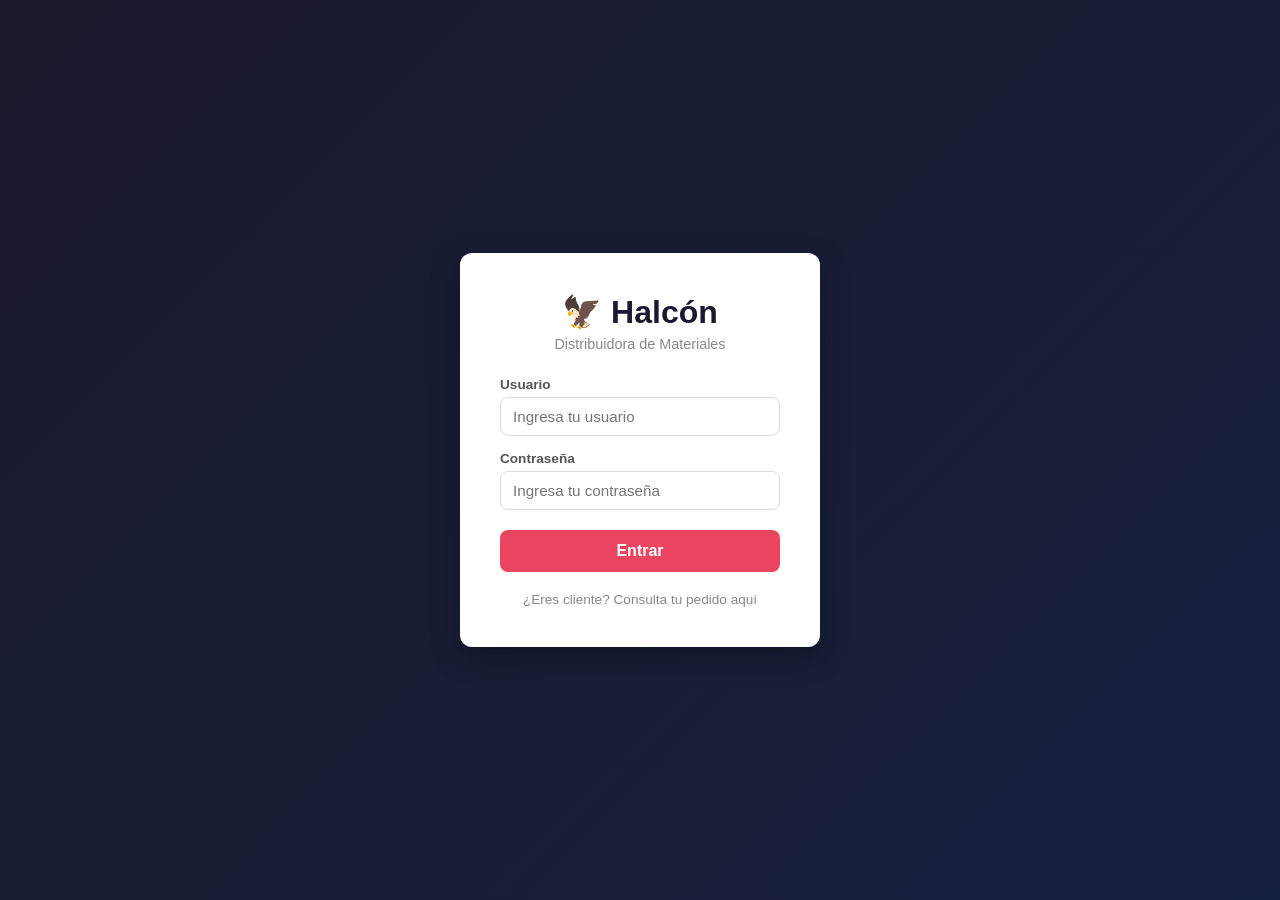
<file: halcon/dashboard/usuarios.html>
<!DOCTYPE html>
<html lang="es">
<head>
  <meta charset="UTF-8">
  <meta name="viewport" content="width=device-width, initial-scale=1.0">
  <title>Halcón — Gestión de Usuarios</title>
  <link rel="stylesheet" href="../css/styles.css">
</head>
<body>

  <nav class="navbar">
    <h2>🦅 Halcón — Gestión de Usuarios</h2>
    <div style="display:flex; align-items:center; gap:15px;">
      <span id="nombre-usuario"></span>
      <button onclick="window.location.href='dashboard.html'"
        style="width:auto; padding:8px 16px; background:#6c757d;">
        ← Volver
      </button>
    </div>
  </nav>

  <div class="contenedor">

    <div id="mensaje-exito" class="success-msg hidden"></div>

    <!-- FORMULARIO NUEVO USUARIO -->
    <div class="card">
      <h3 style="margin-bottom:20px;">➕ Registrar nuevo usuario</h3>
      <div class="form-grid">
        <div class="form-group">
          <label>Nombre completo *</label>
          <input type="text" id="nuevo-nombre" placeholder="Nombre del empleado">
        </div>
        <div class="form-group">
          <label>Usuario *</label>
          <input type="text" id="nuevo-usuario" placeholder="Nombre de usuario para login">
        </div>
        <div class="form-group">
          <label>Contraseña *</label>
          <input type="password" id="nuevo-password" placeholder="Contraseña">
        </div>
        <div class="form-group">
          <label>Rol / Departamento *</label>
          <select id="nuevo-rol">
            <option value="ventas">Ventas</option>
            <option value="compras">Compras</option>
            <option value="almacen">Almacén</option>
            <option value="ruta">Ruta</option>
            <option value="admin">Administrador</option>
          </select>
        </div>
      </div>
      <div id="error-nuevo" class="error-msg hidden"></div>
      <button onclick="crearUsuario()"
        class="btn-verde" style="width:auto; padding:10px 24px; margin-top:5px;">
        ✅ Crear usuario
      </button>
    </div>

    <!-- LISTA DE USUARIOS -->
    <div class="card">
      <h3 style="margin-bottom:20px;">👥 Usuarios registrados</h3>
      <div style="overflow-x:auto;">
        <table>
          <thead>
            <tr>
              <th>Nombre</th>
              <th>Usuario</th>
              <th>Rol</th>
              <th>Estado</th>
              <th>Acciones</th>
            </tr>
          </thead>
          <tbody id="cuerpo-usuarios"></tbody>
        </table>
      </div>
    </div>

  </div>

  <!-- MODAL EDITAR USUARIO -->
  <div id="modal-overlay" class="modal-overlay hidden">
    <div class="modal-card">
      <h4 style="margin-bottom:20px;">✏️ Editar usuario</h4>
      <input type="hidden" id="edit-id">
      <div class="form-group">
        <label>Nombre completo</label>
        <input type="text" id="edit-nombre">
      </div>
      <div class="form-group">
        <label>Usuario</label>
        <input type="text" id="edit-usuario">
      </div>
      <div class="form-group">
        <label>Nueva contraseña <span style="color:#888;">(dejar vacío para no cambiar)</span></label>
        <input type="password" id="edit-password" placeholder="Nueva contraseña">
      </div>
      <div class="form-group">
        <label>Rol</label>
        <select id="edit-rol">
          <option value="ventas">Ventas</option>
          <option value="compras">Compras</option>
          <option value="almacen">Almacén</option>
          <option value="ruta">Ruta</option>
          <option value="admin">Administrador</option>
        </select>
      </div>
      <div style="display:flex; gap:10px; margin-top:10px;">
        <button onclick="guardarEdicionUsuario()"
          class="btn-verde" style="width:auto; padding:10px 20px;">
          💾 Guardar
        </button>
        <button onclick="cerrarModal()"
          class="btn-secundario" style="width:auto; padding:10px 20px;">
          Cancelar
        </button>
      </div>
    </div>
  </div>

  <script src="../js/data.js"></script>
  <script src="../js/auth.js"></script>
  <script>

    document.addEventListener('DOMContentLoaded', function () {
      requiereLogin();
      // Solo admin puede entrar
      if (!tieneRol('admin')) {
        alert('Acceso denegado');
        window.location.href = 'dashboard.html';
        return;
      }
      const sesion = getSesion();
      document.getElementById('nombre-usuario').textContent =
        `👤 ${sesion.nombre} (${sesion.rol})`;
      renderUsuarios();
    });

    function renderUsuarios() {
      const tbody = document.getElementById('cuerpo-usuarios');
      const usuarios = getUsuarios();
      tbody.innerHTML = '';

      usuarios.forEach(u => {
        const tr = document.createElement('tr');
        tr.innerHTML = `
          <td>${u.nombre}</td>
          <td><code>${u.usuario}</code></td>
          <td><span class="badge badge-rol-${u.rol}">${getRolLabel(u.rol)}</span></td>
          <td>
            <span class="badge ${u.activo ? 'badge-entregado' : 'badge-ordenado'}">
              ${u.activo ? 'Activo' : 'Inactivo'}
            </span>
          </td>
          <td style="display:flex; gap:8px; flex-wrap:wrap;">
            <button onclick="abrirModal(${u.id})"
              style="width:auto; padding:6px 12px; font-size:0.85rem; background:#1a1a2e;">
              ✏️ Editar
            </button>
            ${u.usuario !== 'admin' ? `
            <button onclick="toggleUsuario(${u.id})"
              style="width:auto; padding:6px 12px; font-size:0.85rem;"
              class="${u.activo ? 'btn-secundario' : 'btn-verde'}">
              ${u.activo ? '🚫 Desactivar' : '✅ Activar'}
            </button>` : ''}
          </td>
        `;
        tbody.appendChild(tr);
      });
    }

    function crearUsuario() {
      const nombre   = document.getElementById('nuevo-nombre').value.trim();
      const usuario  = document.getElementById('nuevo-usuario').value.trim();
      const password = document.getElementById('nuevo-password').value.trim();
      const rol      = document.getElementById('nuevo-rol').value;
      const errorEl  = document.getElementById('error-nuevo');

      if (!nombre || !usuario || !password) {
        errorEl.textContent = '⚠️ Completa todos los campos obligatorios';
        errorEl.classList.remove('hidden');
        return;
      }

      // Verificar que el usuario no exista
      const usuarios = getUsuarios();
      if (usuarios.find(u => u.usuario === usuario)) {
        errorEl.textContent = '⚠️ Ese nombre de usuario ya existe';
        errorEl.classList.remove('hidden');
        return;
      }

      errorEl.classList.add('hidden');

      const nuevo = {
        id: Date.now(),
        nombre,
        usuario,
        password,
        rol,
        activo: true
      };

      usuarios.push(nuevo);
      saveUsuarios(usuarios);

      // Limpiar formulario
      document.getElementById('nuevo-nombre').value   = '';
      document.getElementById('nuevo-usuario').value  = '';
      document.getElementById('nuevo-password').value = '';
      document.getElementById('nuevo-rol').value      = 'ventas';

      mostrarExito('✅ Usuario creado correctamente');
      renderUsuarios();
    }

    function toggleUsuario(id) {
      const usuarios = getUsuarios();
      const idx = usuarios.findIndex(u => u.id === id);
      if (idx === -1) return;
      usuarios[idx].activo = !usuarios[idx].activo;
      saveUsuarios(usuarios);
      renderUsuarios();
    }

    function abrirModal(id) {
      const u = getUsuarioById(id);
      if (!u) return;
      document.getElementById('edit-id').value       = u.id;
      document.getElementById('edit-nombre').value   = u.nombre;
      document.getElementById('edit-usuario').value  = u.usuario;
      document.getElementById('edit-password').value = '';
      document.getElementById('edit-rol').value      = u.rol;
      document.getElementById('modal-overlay').classList.remove('hidden');
    }

    function cerrarModal() {
      document.getElementById('modal-overlay').classList.add('hidden');
    }

    function guardarEdicionUsuario() {
      const id       = parseInt(document.getElementById('edit-id').value);
      const nombre   = document.getElementById('edit-nombre').value.trim();
      const usuario  = document.getElementById('edit-usuario').value.trim();
      const password = document.getElementById('edit-password').value.trim();
      const rol      = document.getElementById('edit-rol').value;

      if (!nombre || !usuario) {
        alert('Nombre y usuario son obligatorios');
        return;
      }

      const usuarios = getUsuarios();
      const idx = usuarios.findIndex(u => u.id === id);
      if (idx === -1) return;

      usuarios[idx].nombre  = nombre;
      usuarios[idx].usuario = usuario;
      usuarios[idx].rol     = rol;
      if (password) usuarios[idx].password = password;

      saveUsuarios(usuarios);
      cerrarModal();
      mostrarExito('✅ Usuario actualizado correctamente');
      renderUsuarios();
    }

    function getRolLabel(rol) {
      const labels = {
        admin:    'Administrador',
        ventas:   'Ventas',
        compras:  'Compras',
        almacen:  'Almacén',
        ruta:     'Ruta'
      };
      return labels[rol] || rol;
    }

    function mostrarExito(texto) {
      const el = document.getElementById('mensaje-exito');
      el.textContent = texto;
      el.classList.remove('hidden');
      setTimeout(() => el.classList.add('hidden'), 3000);
    }

  </script>
</body>
</html>
</file>
<file: halcon/css/styles.css>
* {
  margin: 0;
  padding: 0;
  box-sizing: border-box;
}

body {
  font-family: 'Segoe UI', Tahoma, Geneva, Verdana, sans-serif;
  background: #f0f2f5;
  color: #333;
}

/* LOGIN */
.login-page {
  display: flex;
  justify-content: center;
  align-items: center;
  height: 100vh;
  background: linear-gradient(135deg, #1a1a2e, #16213e);
}

.login-card {
  background: white;
  padding: 40px;
  border-radius: 12px;
  width: 360px;
  text-align: center;
  box-shadow: 0 10px 30px rgba(0,0,0,0.3);
}

.login-card h1 {
  font-size: 2rem;
  color: #1a1a2e;
  margin-bottom: 5px;
}

.login-card .subtitle {
  color: #888;
  margin-bottom: 25px;
  font-size: 0.9rem;
}

/* FORMULARIOS */
.form-group {
  margin-bottom: 15px;
  text-align: left;
}

.form-group label {
  display: block;
  font-size: 0.85rem;
  font-weight: 600;
  margin-bottom: 5px;
  color: #555;
}

.form-group input,
.form-group select,
.form-group textarea {
  width: 100%;
  padding: 10px 12px;
  border: 1px solid #ddd;
  border-radius: 8px;
  font-size: 0.95rem;
  transition: border-color 0.2s;
}

.form-group input:focus,
.form-group select:focus,
.form-group textarea:focus {
  outline: none;
  border-color: #e94560;
}

/* BOTONES */
button {
  width: 100%;
  padding: 12px;
  background: #e94560;
  color: white;
  border: none;
  border-radius: 8px;
  font-size: 1rem;
  font-weight: 600;
  cursor: pointer;
  transition: background 0.2s;
  margin-top: 5px;
}

button:hover {
  background: #c73652;
}

button.btn-secundario {
  background: #6c757d;
}

button.btn-secundario:hover {
  background: #5a6268;
}

button.btn-verde {
  background: #28a745;
}

button.btn-verde:hover {
  background: #218838;
}

/* MENSAJES */
.error-msg {
  background: #ffe0e0;
  color: #c0392b;
  padding: 10px;
  border-radius: 8px;
  margin-bottom: 15px;
  font-size: 0.9rem;
}

.hidden {
  display: none !important;
}

/* LINK */
.link-consulta {
  display: block;
  margin-top: 20px;
  color: #888;
  font-size: 0.85rem;
  text-decoration: none;
}

.link-consulta:hover {
  color: #e94560;
}

/* NAVBAR del dashboard */
.navbar {
  background: #1a1a2e;
  color: white;
  display: flex;
  justify-content: space-between;
  align-items: center;
  padding: 15px 30px;
}

.navbar h2 {
  font-size: 1.2rem;
}

.navbar span {
  font-size: 0.9rem;
  opacity: 0.8;
}

.navbar button {
  width: auto;
  padding: 8px 16px;
  background: #e94560;
  margin: 0;
}

/* CONTENEDOR PRINCIPAL */
.contenedor {
  max-width: 1100px;
  margin: 30px auto;
  padding: 0 20px;
}

/* TARJETAS / CARDS */
.card {
  background: white;
  border-radius: 12px;
  padding: 25px;
  box-shadow: 0 2px 10px rgba(0,0,0,0.08);
  margin-bottom: 20px;
}

/* TABLA */
table {
  width: 100%;
  border-collapse: collapse;
}

th, td {
  padding: 12px 15px;
  text-align: left;
  border-bottom: 1px solid #eee;
}

th {
  background: #f8f9fa;
  font-weight: 600;
  color: #555;
  font-size: 0.85rem;
  text-transform: uppercase;
}

tr:hover {
  background: #fafafa;
}

/* BADGES de estado */
.badge {
  padding: 4px 10px;
  border-radius: 20px;
  font-size: 0.8rem;
  font-weight: 600;
}

.badge-ordenado   { background: #fff3cd; color: #856404; }
.badge-proceso    { background: #cce5ff; color: #004085; }
.badge-ruta       { background: #d4edda; color: #155724; }
.badge-entregado  { background: #d1ecf1; color: #0c5460; }

.seccion-titulo {
  font-weight: 700;
  color: #1a1a2e;
  font-size: 0.95rem;
  margin-bottom: 15px;
  padding-bottom: 8px;
  border-bottom: 2px solid #f0f2f5;
}

/* GRID DE FORMULARIO de 2 columnas */
.form-grid {
  display: grid;
  grid-template-columns: repeat(auto-fit, minmax(250px, 1fr));
  gap: 15px;
}

/* MENSAJE DE ÉXITO */
.success-msg {
  background: #d4edda;
  color: #155724;
  padding: 12px;
  border-radius: 8px;
  margin-bottom: 20px;
  font-weight: 600;
}

.foto-preview {
  background: #f8f9fa;
  border: 2px dashed #ddd;
  border-radius: 8px;
  padding: 10px;
  margin-bottom: 10px;
  min-height: 80px;
}

/* INPUT FILE */
input[type="file"] {
  display: block;
  width: 100%;
  padding: 8px;
  border: 1px solid #ddd;
  border-radius: 8px;
  font-size: 0.9rem;
  margin-bottom: 8px;
}

.modal-overlay {
  position: fixed;
  top: 0; left: 0;
  width: 100%; height: 100%;
  background: rgba(0,0,0,0.5);
  display: flex;
  justify-content: center;
  align-items: center;
  z-index: 1000;
}

.modal-card {
  background: white;
  border-radius: 12px;
  padding: 30px;
  width: 90%;
  max-width: 460px;
  box-shadow: 0 10px 40px rgba(0,0,0,0.3);
}

/* BADGES DE ROL */
.badge-rol-admin   { background: #1a1a2e; color: white; }
.badge-rol-ventas  { background: #fff3cd; color: #856404; }
.badge-rol-compras { background: #cce5ff; color: #004085; }
.badge-rol-almacen { background: #d4edda; color: #155724; }
.badge-rol-ruta    { background: #f8d7da; color: #721c24; }

/* CODE TAG */
code {
  background: #f0f2f5;
  padding: 2px 6px;
  border-radius: 4px;
  font-size: 0.9rem;
}

.consulta-card {
  background: white;
  padding: 40px;
  border-radius: 16px;
  width: 100%;
  max-width: 520px;
  box-shadow: 0 10px 40px rgba(0,0,0,0.3);
  margin: 20px;
}

/* GRID DE RESULTADO */
.resultado-grid {
  display: grid;
  grid-template-columns: 1fr 1fr;
  gap: 12px;
  margin-bottom: 10px;
}

.resultado-item {
  background: #f8f9fa;
  border-radius: 8px;
  padding: 12px;
}

.resultado-label {
  display: block;
  font-size: 0.75rem;
  color: #888;
  font-weight: 600;
  text-transform: uppercase;
  margin-bottom: 4px;
}

.resultado-valor {
  font-size: 0.95rem;
  font-weight: 600;
  color: #1a1a2e;
}

/* TIMELINE */
.timeline-pasos {
  display: flex;
  align-items: center;
  justify-content: center;
  flex-wrap: nowrap;
  gap: 0;
  overflow-x: auto;
  padding: 10px 0;
}

.timeline-paso {
  display: flex;
  flex-direction: column;
  align-items: center;
  min-width: 70px;
}

.paso-circulo {
  width: 36px;
  height: 36px;
  border-radius: 50%;
  display: flex;
  align-items: center;
  justify-content: center;
  font-weight: 700;
  font-size: 0.85rem;
  margin-bottom: 6px;
  transition: all 0.3s;
}

.paso-label {
  font-size: 0.7rem;
  text-align: center;
  font-weight: 600;
  color: #888;
}

.paso-linea {
  flex: 1;
  height: 3px;
  background: #e0e0e0;
  min-width: 20px;
  margin-bottom: 22px;
  transition: background 0.3s;
}

.linea-completa  { background: #28a745; }

.paso-pendiente  .paso-circulo { background: #e0e0e0; color: #888; }
.paso-completado .paso-circulo { background: #28a745; color: white; }
.paso-actual     .paso-circulo { background: #e94560; color: white; }
.paso-actual     .paso-label   { color: #e94560; font-weight: 700; }
.paso-completado .paso-label   { color: #28a745; }
</file>
